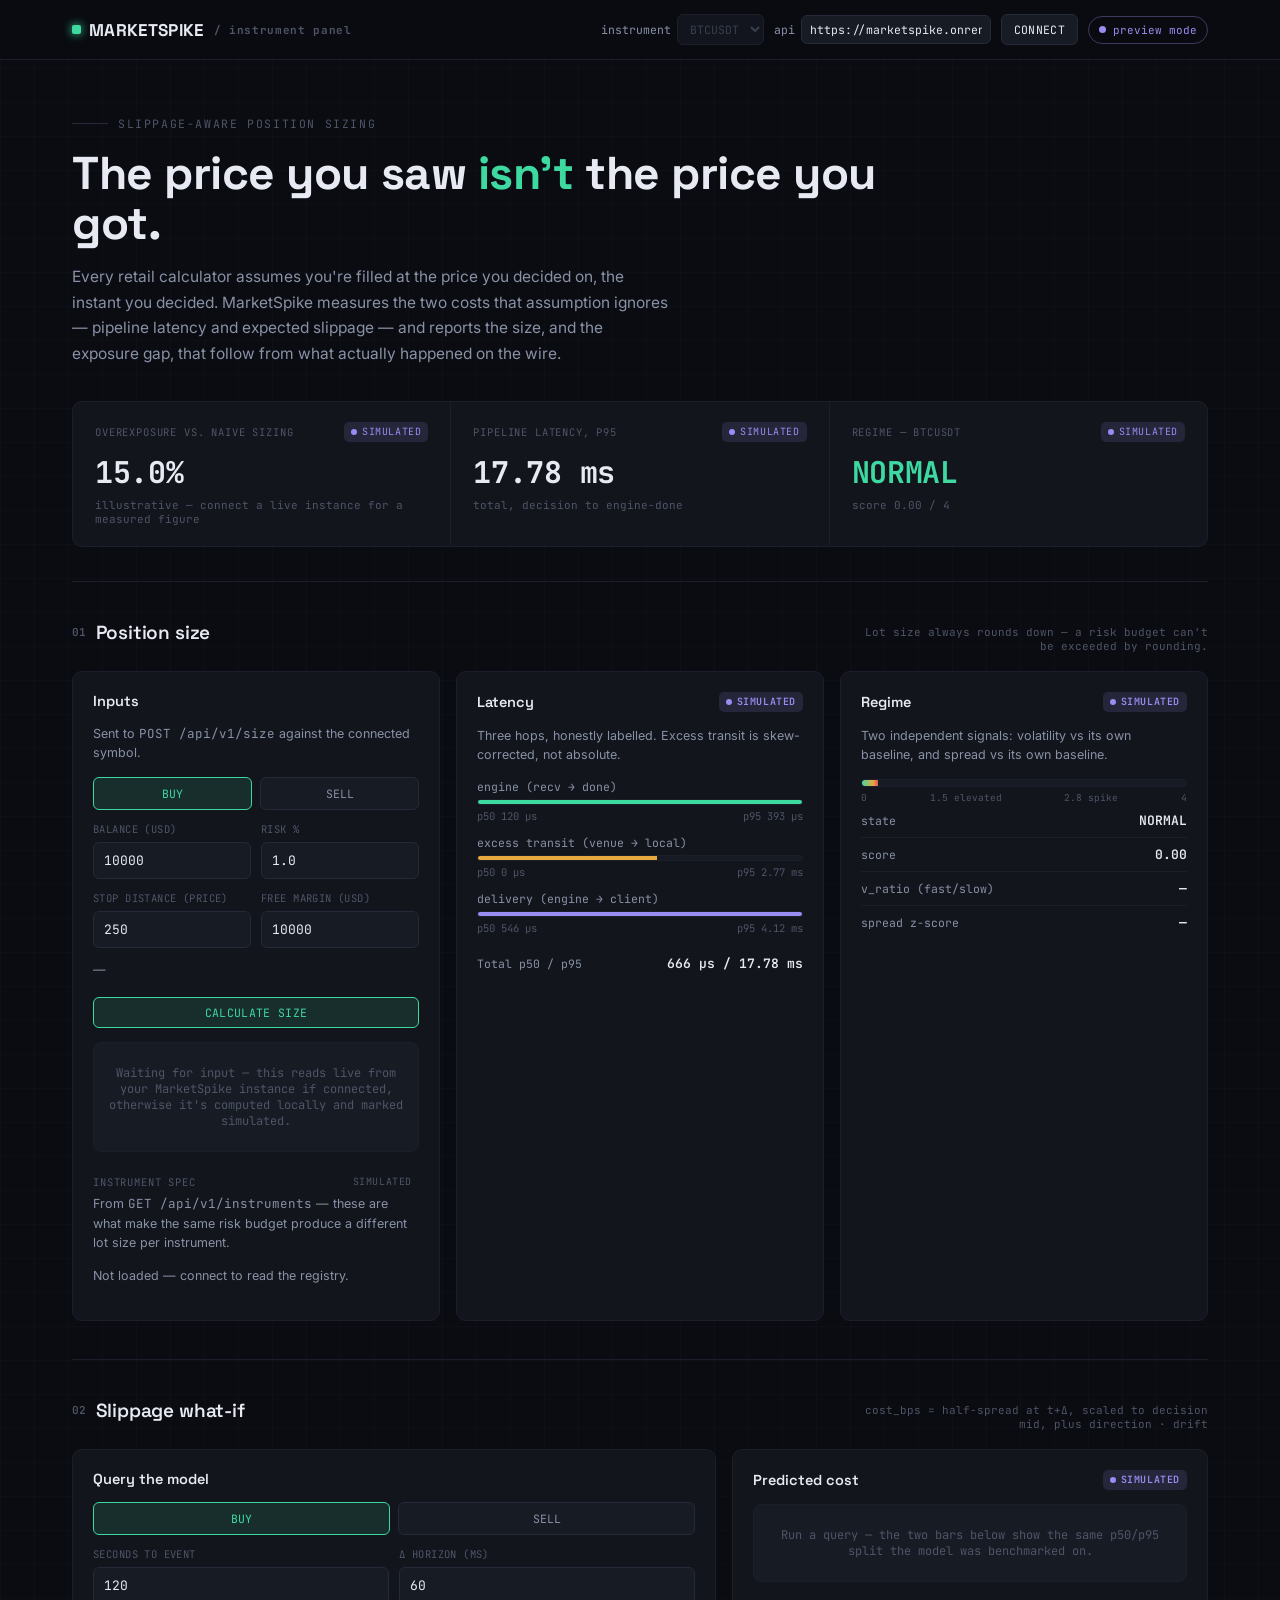
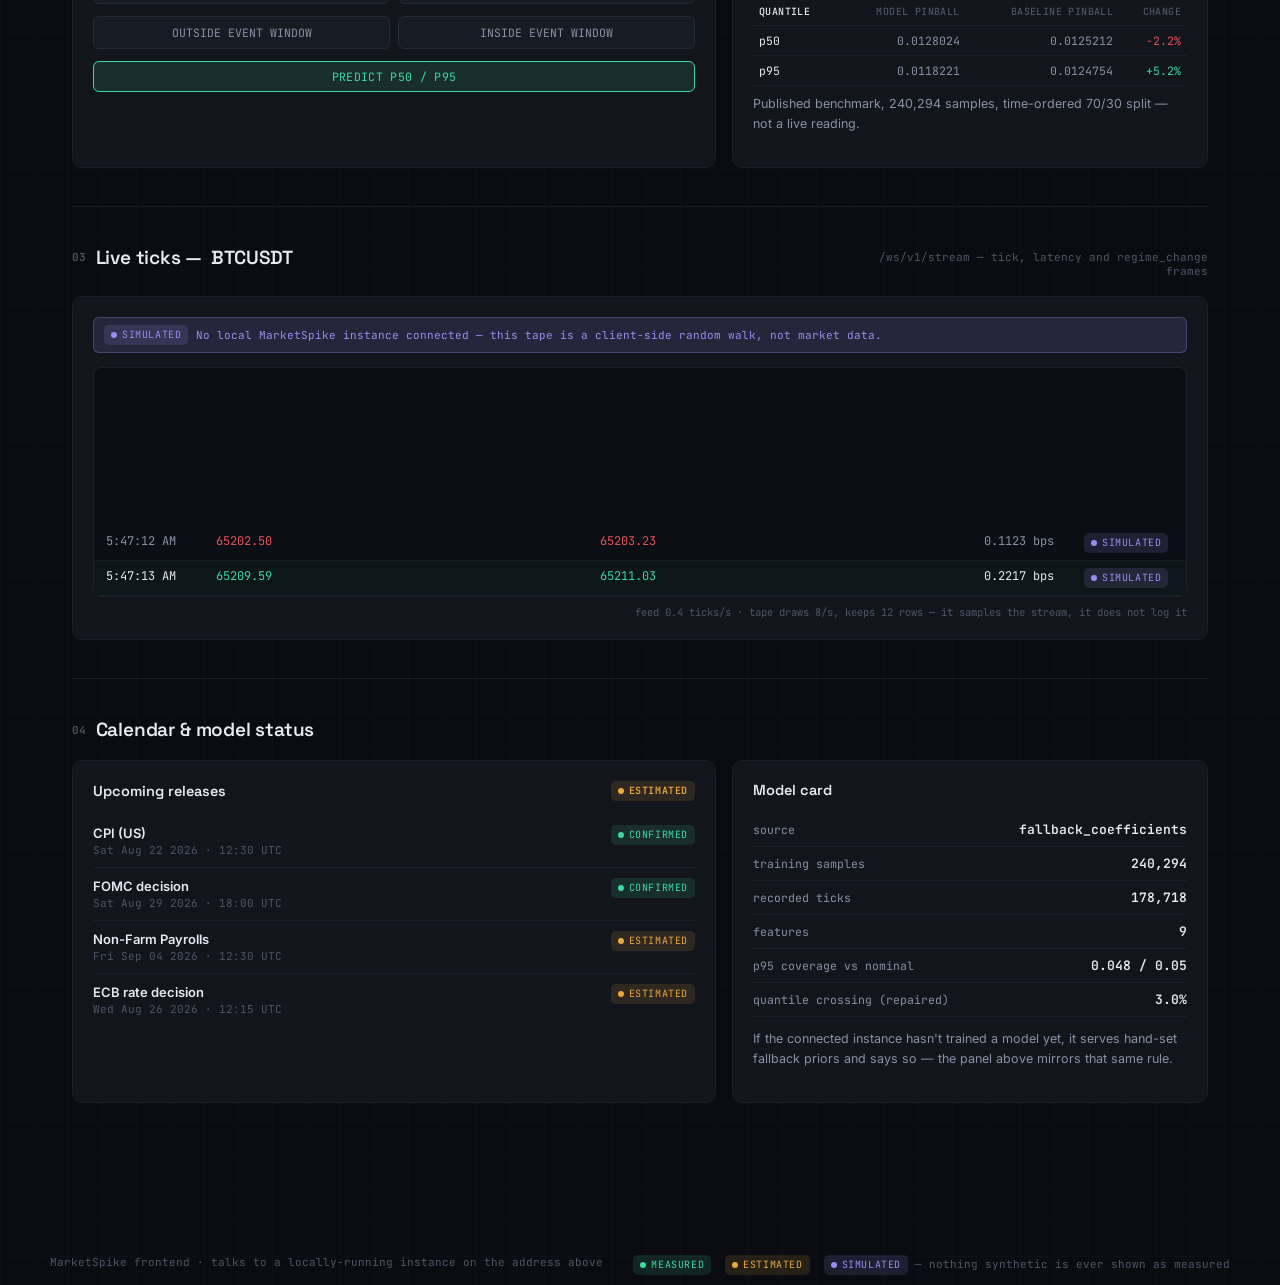
<file: index.html>
<!DOCTYPE html>
<html lang="en">
<head>
<meta charset="UTF-8" />
<meta name="viewport" content="width=device-width, initial-scale=1.0" />
<title>MarketSpike — instrument panel</title>
<link rel="preconnect" href="https://fonts.googleapis.com">
<link href="https://fonts.googleapis.com/css2?family=Space+Grotesk:wght@400;500;600;700&family=JetBrains+Mono:wght@400;500;600;700&family=Inter:wght@400;500;600&display=swap" rel="stylesheet">
<style>
  :root{
    --bg:#0A0C11;
    --bg-2:#0D1016;
    --surface:#12151C;
    --surface-2:#171B24;
    --border:#242A38;
    --border-soft:#1A1F2B;
    --text:#E7EAF2;
    --text-dim:#8991A6;
    --text-faint:#4E5567;

    --measured:#3ED9A0;
    --measured-dim:rgba(62,217,160,0.13);
    --estimated:#E8A83D;
    --estimated-dim:rgba(232,168,61,0.13);
    --simulated:#9B8CF2;
    --simulated-dim:rgba(155,140,242,0.14);
    --spike:#E5525A;
    --spike-dim:rgba(229,82,90,0.14);

    --font-display:'Space Grotesk',sans-serif;
    --font-mono:'JetBrains Mono',monospace;
    --font-body:'Inter',sans-serif;

    --radius:10px;
  }

  *{box-sizing:border-box;}
  html,body{margin:0;padding:0;}
  body{
    background:
      linear-gradient(var(--bg-2) 1px, transparent 1px) 0 0/100% 34px,
      linear-gradient(90deg, var(--bg-2) 1px, transparent 1px) 0 0/34px 100%,
      var(--bg);
    background-blend-mode:normal;
    color:var(--text);
    font-family:var(--font-body);
    -webkit-font-smoothing:antialiased;
    min-height:100vh;
  }
  ::selection{background:var(--measured-dim); color:var(--measured);}

  a{color:var(--measured); text-decoration:none;}
  a:hover{text-decoration:underline;}

  .wrap{max-width:1180px; margin:0 auto; padding:0 22px 80px;}

  /* ---------- topbar ---------- */
  .topbar{
    position:sticky; top:0; z-index:40;
    background:rgba(10,12,17,0.86);
    backdrop-filter:blur(10px);
    border-bottom:1px solid var(--border-soft);
  }
  .topbar-inner{
    max-width:1180px; margin:0 auto; padding:14px 22px;
    display:flex; align-items:center; gap:18px; flex-wrap:wrap;
  }
  .brand{
    font-family:var(--font-display); font-weight:700; font-size:17px;
    letter-spacing:0.02em; display:flex; align-items:center; gap:8px;
  }
  .brand .mark{
    width:9px; height:9px; border-radius:2px; background:var(--measured);
    box-shadow:0 0 10px var(--measured);
  }
  .brand-sub{font-family:var(--font-mono); font-size:11px; color:var(--text-faint); letter-spacing:0.06em; margin-left:2px;}

  .topbar-controls{margin-left:auto; display:flex; align-items:center; gap:10px; flex-wrap:wrap;}
  .field-inline{display:flex; align-items:center; gap:6px; font-family:var(--font-mono); font-size:11.5px; color:var(--text-dim);}
  .field-inline input{
    background:var(--surface-2); border:1px solid var(--border); color:var(--text);
    font-family:var(--font-mono); font-size:11.5px; padding:6px 8px; border-radius:6px; width:190px;
  }
  .field-inline select{
    background:var(--surface-2); border:1px solid var(--border); color:var(--text);
    font-family:var(--font-mono); font-size:11.5px; padding:6px 8px; border-radius:6px; cursor:pointer;
  }
  .field-inline select:disabled{color:var(--text-faint); cursor:default;}
  .field-inline input:focus, .field-inline select:focus{outline:1px solid var(--measured); outline-offset:0;}
  .btn{
    font-family:var(--font-mono); font-size:11.5px; letter-spacing:0.03em; text-transform:uppercase;
    background:var(--surface-2); color:var(--text); border:1px solid var(--border);
    padding:7px 12px; border-radius:6px; cursor:pointer; transition:border-color .15s, color .15s;
  }
  .btn:hover{border-color:var(--measured); color:var(--measured);}
  .btn:focus-visible{outline:2px solid var(--measured); outline-offset:2px;}
  .btn-primary{background:var(--measured-dim); border-color:var(--measured); color:var(--measured);}
  .btn-primary:hover{background:var(--measured); color:#06110C;}

  .status-chip{
    display:flex; align-items:center; gap:7px; font-family:var(--font-mono); font-size:11px;
    padding:6px 10px; border-radius:20px; border:1px solid var(--border); color:var(--text-dim);
  }
  .status-dot{width:7px; height:7px; border-radius:50%; background:var(--text-faint);}
  .status-chip.live .status-dot{background:var(--measured); box-shadow:0 0 8px var(--measured); animation:pulse 1.6s infinite;}
  .status-chip.live{color:var(--measured); border-color:rgba(62,217,160,0.35);}
  .status-chip.preview .status-dot{background:var(--simulated);}
  .status-chip.preview{color:var(--simulated); border-color:rgba(155,140,242,0.35);}

  @keyframes pulse{
    0%,100%{opacity:1;} 50%{opacity:0.35;}
  }
  @media (prefers-reduced-motion: reduce){
    .status-chip.live .status-dot{animation:none;}
    *{animation-duration:0.001ms !important; transition-duration:0.001ms !important;}
  }

  /* ---------- badges (source of truth) ---------- */
  .badge{
    display:inline-flex; align-items:center; gap:5px;
    font-family:var(--font-mono); font-size:10px; letter-spacing:0.06em; text-transform:uppercase;
    padding:3px 7px; border-radius:5px; white-space:nowrap; line-height:1.4;
  }
  .badge::before{content:''; width:6px; height:6px; border-radius:50%; flex:none;}
  .badge-measured{background:var(--measured-dim); color:var(--measured);}
  .badge-measured::before{background:var(--measured);}
  .badge-estimated{background:var(--estimated-dim); color:var(--estimated);}
  .badge-estimated::before{background:var(--estimated);}
  .badge-simulated{background:var(--simulated-dim); color:var(--simulated);}
  .badge-simulated::before{background:var(--simulated);}
  .badge-spike{background:var(--spike-dim); color:var(--spike);}
  .badge-spike::before{background:var(--spike);}

  /* ---------- hero ---------- */
  .hero{padding:56px 0 34px; border-bottom:1px solid var(--border-soft);}
  .eyebrow{
    font-family:var(--font-mono); font-size:11.5px; letter-spacing:0.14em; text-transform:uppercase;
    color:var(--text-faint); display:flex; align-items:center; gap:10px; margin-bottom:18px;
  }
  .eyebrow-line{height:1px; width:36px; background:var(--border);}
  .hero h1{
    font-family:var(--font-display); font-weight:700; font-size:clamp(28px,4.4vw,46px);
    line-height:1.08; letter-spacing:-0.01em; margin:0 0 16px; max-width:820px;
  }
  .hero h1 em{font-style:normal; color:var(--measured);}
  .hero p.lede{
    font-size:15.5px; line-height:1.65; color:var(--text-dim); max-width:600px; margin:0 0 34px;
  }

  .stat-row{display:grid; grid-template-columns:repeat(3,1fr); gap:1px; background:var(--border-soft); border:1px solid var(--border-soft); border-radius:var(--radius); overflow:hidden;}
  .stat{background:var(--surface); padding:20px 22px;}
  .stat-label{font-family:var(--font-mono); font-size:10.5px; letter-spacing:0.08em; text-transform:uppercase; color:var(--text-faint); margin-bottom:10px; display:flex; justify-content:space-between; align-items:center; gap:8px;}
  .stat-value{font-family:var(--font-mono); font-weight:700; font-size:30px; letter-spacing:-0.01em;}
  .stat-value.regime-NORMAL{color:var(--measured);}
  .stat-value.regime-ELEVATED{color:var(--estimated);}
  .stat-value.regime-SPIKE{color:var(--spike);}
  .stat-sub{font-family:var(--font-mono); font-size:11px; color:var(--text-faint); margin-top:6px;}

  @media (max-width:760px){ .stat-row{grid-template-columns:1fr;} }

  /* ---------- sections / panels ---------- */
  section.section{padding:38px 0; border-bottom:1px solid var(--border-soft);}
  .section-head{display:flex; align-items:baseline; justify-content:space-between; margin-bottom:18px; gap:14px; flex-wrap:wrap;}
  .section-title{font-family:var(--font-display); font-weight:600; font-size:19px; letter-spacing:-0.01em; display:flex; align-items:center; gap:10px;}
  .section-num{font-family:var(--font-mono); font-size:11px; color:var(--text-faint);}
  .section-note{font-family:var(--font-mono); font-size:11px; color:var(--text-faint); max-width:360px; text-align:right;}

  .grid-3{display:grid; grid-template-columns:repeat(3,1fr); gap:16px;}
  .grid-2{display:grid; grid-template-columns:1.15fr 0.85fr; gap:16px;}
  @media (max-width:880px){ .grid-3{grid-template-columns:1fr;} .grid-2{grid-template-columns:1fr;} }

  .panel{
    background:var(--surface); border:1px solid var(--border-soft); border-radius:var(--radius);
    padding:20px;
  }
  .panel h3{
    font-family:var(--font-display); font-size:14.5px; font-weight:600; margin:0 0 14px;
    display:flex; align-items:center; justify-content:space-between; gap:8px;
  }
  .panel p.hint{font-size:12.5px; color:var(--text-dim); line-height:1.55; margin:0 0 14px;}

  label.f{display:block; font-family:var(--font-mono); font-size:10.5px; letter-spacing:0.04em; text-transform:uppercase; color:var(--text-faint); margin:0 0 6px;}
  .field{margin-bottom:12px;}
  .field input, .field select{
    width:100%; background:var(--surface-2); border:1px solid var(--border); color:var(--text);
    font-family:var(--font-mono); font-size:13px; padding:9px 10px; border-radius:6px;
  }
  .field input:focus, .field select:focus{outline:1px solid var(--measured); outline-offset:0; border-color:var(--measured);}
  .field-row{display:grid; grid-template-columns:1fr 1fr; gap:10px;}
  .toggle-row{display:flex; gap:8px; margin-bottom:12px;}
  .toggle-opt{
    flex:1; text-align:center; font-family:var(--font-mono); font-size:11.5px; text-transform:uppercase;
    padding:8px 6px; border-radius:6px; border:1px solid var(--border); color:var(--text-dim); cursor:pointer;
    background:var(--surface-2);
  }
  .toggle-opt.active{border-color:var(--measured); color:var(--measured); background:var(--measured-dim);}

  .kv{display:flex; justify-content:space-between; align-items:center; padding:8px 0; border-bottom:1px solid var(--border-soft); gap:10px;}
  .kv:last-child{border-bottom:none;}
  .kv-k{font-family:var(--font-mono); font-size:11.5px; color:var(--text-dim);}
  .kv-v{font-family:var(--font-mono); font-size:13px; font-weight:600; text-align:right;}

  .result-box{margin-top:14px; background:var(--surface-2); border:1px solid var(--border-soft); border-radius:8px; padding:14px 16px;}
  .result-box.empty{color:var(--text-faint); font-family:var(--font-mono); font-size:12px; text-align:center; padding:22px 10px;}

  .bignum{font-family:var(--font-mono); font-weight:700; font-size:26px; color:var(--measured); letter-spacing:-0.01em;}
  .bignum.warn{color:var(--estimated);}

  pre.raw{
    background:#0B0E14; border:1px solid var(--border-soft); border-radius:6px; padding:10px 12px;
    font-family:var(--font-mono); font-size:11px; color:var(--text-dim); overflow-x:auto; margin:10px 0 0;
    max-height:180px;
  }

  /* regime gauge */
  .gauge-track{height:8px; background:var(--surface-2); border-radius:4px; overflow:hidden; border:1px solid var(--border-soft); margin:10px 0 4px;}
  .gauge-fill{height:100%; background:linear-gradient(90deg, var(--measured), var(--estimated) 70%, var(--spike)); transition:width .5s ease;}
  .gauge-labels{display:flex; justify-content:space-between; font-family:var(--font-mono); font-size:9.5px; color:var(--text-faint);}

  /* latency bars */
  .lat-row{margin-bottom:12px;}
  .lat-row .kv-k{margin-bottom:5px; display:block;}
  .lat-bar-track{height:6px; background:var(--surface-2); border-radius:3px; overflow:hidden; border:1px solid var(--border-soft); display:flex; margin-bottom:4px;}
  .lat-bar{height:100%;}
  .lat-nums{display:flex; justify-content:space-between; font-family:var(--font-mono); font-size:10.5px; color:var(--text-faint);}

  /* ticker */
  .ticker-banner{
    display:flex; align-items:center; gap:8px; font-family:var(--font-mono); font-size:11px;
    color:var(--simulated); background:var(--simulated-dim); border:1px solid rgba(155,140,242,0.3);
    padding:7px 10px; border-radius:6px; margin-bottom:14px;
  }
  .ticker-strip{
    display:flex; flex-direction:column-reverse; gap:0; height:230px; overflow:hidden;
    border:1px solid var(--border-soft); border-radius:8px; background:#0B0E14;
    font-family:var(--font-mono); font-size:12px;
    /* Every new tick is inserted at the strip's start edge, which reflows and
       repaints every row it holds. `contain` scopes that work to this box so it
       cannot ripple out into the page below -- the tape sits directly above the
       footer, and without this the whole bottom of the page judders on each
       tick. `overflow-anchor:none` keeps the browser's scroll anchoring from
       trying to compensate for content it can never bring into view. */
    contain:content; overflow-anchor:none;
  }
  .tick-rate{font-family:var(--font-mono); font-size:10.5px; color:var(--text-faint); margin:8px 0 0; text-align:right;}
  .tick-row{
    display:grid; grid-template-columns:100px 1fr 1fr 90px 90px; gap:10px; padding:7px 12px;
    border-bottom:1px solid var(--border-soft); color:var(--text-dim);
  }
  .tick-row:first-child{color:var(--text); background:rgba(62,217,160,0.04);}
  .tick-row .up{color:var(--measured);}
  .tick-row .down{color:var(--spike);}

  /* calendar */
  .cal-item{padding:10px 0; border-bottom:1px solid var(--border-soft); display:flex; justify-content:space-between; align-items:flex-start; gap:10px;}
  .cal-item:last-child{border-bottom:none;}
  .cal-name{font-size:13px; font-weight:600;}
  .cal-when{font-family:var(--font-mono); font-size:11px; color:var(--text-faint); margin-top:2px;}

  /* model card */
  .bench-table{width:100%; border-collapse:collapse; font-family:var(--font-mono); font-size:11.5px; margin-top:6px;}
  .bench-table th, .bench-table td{text-align:right; padding:7px 6px; border-bottom:1px solid var(--border-soft); color:var(--text-dim);}
  .bench-table th:first-child, .bench-table td:first-child{text-align:left; color:var(--text);}
  .bench-table th{color:var(--text-faint); font-weight:500; text-transform:uppercase; font-size:10px; letter-spacing:0.04em;}
  .bench-table td.pos{color:var(--measured);}
  .bench-table td.neg{color:var(--spike);}

  footer{padding:34px 0 10px; font-family:var(--font-mono); font-size:11px; color:var(--text-faint); display:flex; justify-content:space-between; flex-wrap:wrap; gap:10px;}
</style>
</head>
<body>

<div class="topbar">
  <div class="topbar-inner">
    <div class="brand"><span class="mark"></span>MARKETSPIKE<span class="brand-sub">/ instrument panel</span></div>
    <div class="topbar-controls">
      <div class="field-inline">
        <span>instrument</span>
        <select id="symbolSelect" disabled><option value="BTCUSDT">BTCUSDT</option></select>
      </div>
      <div class="field-inline">
        <span>api</span>
        <input id="apiBaseInput" type="text" value="https://marketspike.onrender.com" spellcheck="false" />
      </div>
      <button class="btn" id="connectBtn">Connect</button>
      <div class="status-chip preview" id="statusChip"><span class="status-dot"></span><span id="statusText">preview mode</span></div>
    </div>
  </div>
</div>

<div class="wrap">

  <section class="hero">
    <div class="eyebrow"><span class="eyebrow-line"></span>SLIPPAGE-AWARE POSITION SIZING</div>
    <h1>The price you saw <em>isn't</em> the price you got.</h1>
    <p class="lede">
      Every retail calculator assumes you're filled at the price you decided on, the instant you decided.
      MarketSpike measures the two costs that assumption ignores &mdash; pipeline latency and expected slippage &mdash;
      and reports the size, and the exposure gap, that follow from what actually happened on the wire.
    </p>

    <div class="stat-row">
      <div class="stat">
        <div class="stat-label"><span>Overexposure vs. naive sizing</span><span class="badge" id="badgeOverexp">simulated</span></div>
        <div class="stat-value" id="statOverexp">&mdash;</div>
        <div class="stat-sub" id="statOverexpSub">how much more risk a spread-only calculator would hand you</div>
      </div>
      <div class="stat">
        <div class="stat-label"><span>Pipeline latency, p95</span><span class="badge" id="badgeLatHero">simulated</span></div>
        <div class="stat-value" id="statLatHero">&mdash;</div>
        <div class="stat-sub" id="statLatHeroSub">total, decision to engine-done</div>
      </div>
      <div class="stat">
        <div class="stat-label"><span>Regime — <span id="statSymbol">BTCUSDT</span></span><span class="badge" id="badgeRegimeHero">simulated</span></div>
        <div class="stat-value regime-NORMAL" id="statRegimeHero">NORMAL</div>
        <div class="stat-sub" id="statRegimeHeroSub">score 0.00 / 4</div>
      </div>
    </div>
  </section>

  <!-- ================= CALCULATE ================= -->
  <section class="section">
    <div class="section-head">
      <div class="section-title"><span class="section-num">01</span>Position size</div>
      <div class="section-note">Lot size always rounds down — a risk budget can't be exceeded by rounding.</div>
    </div>
    <div class="grid-3">

      <div class="panel">
        <h3>Inputs</h3>
        <p class="hint">Sent to <code style="font-family:var(--font-mono)">POST /api/v1/size</code> against the connected symbol.</p>
        <div class="toggle-row" id="sizeDirToggle">
          <div class="toggle-opt active" data-dir="buy">Buy</div>
          <div class="toggle-opt" data-dir="sell">Sell</div>
        </div>
        <div class="field-row">
          <div class="field"><label class="f">Balance (<span class="acct-ccy">USD</span>)</label><input id="inBalance" type="number" value="10000" step="1"></div>
          <div class="field"><label class="f">Risk %</label><input id="inRisk" type="number" value="1.0" step="0.1"></div>
        </div>
        <div class="field-row">
          <div class="field"><label class="f">Stop distance (price)</label><input id="inStop" type="number" value="250" step="1"></div>
          <div class="field"><label class="f">Free margin (<span class="acct-ccy">USD</span>)</label><input id="inMargin" type="number" value="10000" step="1"></div>
        </div>
        <p class="hint" id="stopHint">&mdash;</p>
        <button class="btn btn-primary" id="calcSizeBtn" style="width:100%; margin-top:4px;">Calculate size</button>
        <div class="result-box empty" id="sizeResult">Waiting for input — this reads live from your MarketSpike instance if connected, otherwise it's computed locally and marked simulated.</div>
        <div class="stat-label" style="margin:20px 0 2px;"><span>Instrument spec</span><span class="badge" id="badgeSpec">simulated</span></div>
        <p class="hint" style="margin-top:0;">From <code style="font-family:var(--font-mono)">GET /api/v1/instruments</code> &mdash; these are what make the same risk budget produce a different lot size per instrument.</p>
        <div id="instrumentSpec"></div>
      </div>

      <div class="panel">
        <h3>Latency <span class="badge badge-simulated" id="badgeLatPanel">simulated</span></h3>
        <p class="hint">Three hops, honestly labelled. Excess transit is skew-corrected, not absolute.</p>
        <div id="latencyBody">
          <div class="lat-row">
            <div class="kv-k">engine (recv &rarr; done)</div>
            <div class="lat-bar-track"><div class="lat-bar" id="latBar1" style="width:5%; background:var(--measured);"></div></div>
            <div class="lat-nums"><span id="latP50-1">&mdash;</span><span id="latP95-1">&mdash;</span></div>
          </div>
          <div class="lat-row">
            <div class="kv-k">excess transit (venue &rarr; local)</div>
            <div class="lat-bar-track"><div class="lat-bar" id="latBar2" style="width:5%; background:var(--estimated);"></div></div>
            <div class="lat-nums"><span id="latP50-2">&mdash;</span><span id="latP95-2">&mdash;</span></div>
          </div>
          <div class="lat-row">
            <div class="kv-k">delivery (engine &rarr; client)</div>
            <div class="lat-bar-track"><div class="lat-bar" id="latBar3" style="width:5%; background:var(--simulated);"></div></div>
            <div class="lat-nums"><span id="latP50-3">&mdash;</span><span id="latP95-3">&mdash;</span></div>
          </div>
        </div>
        <div class="kv"><div class="kv-k">Total p50 / p95</div><div class="kv-v" id="latTotal">&mdash;</div></div>
      </div>

      <div class="panel">
        <h3>Regime <span class="badge badge-simulated" id="badgeRegimePanel">simulated</span></h3>
        <p class="hint" id="regimeTrigger">Two independent signals: volatility vs its own baseline, and spread vs its own baseline.</p>
        <div class="gauge-track"><div class="gauge-fill" id="regimeGauge" style="width:5%;"></div></div>
        <div class="gauge-labels"><span>0</span><span>1.5 elevated</span><span>2.8 spike</span><span>4</span></div>
        <div class="kv"><div class="kv-k">state</div><div class="kv-v" id="regimeState">NORMAL</div></div>
        <div class="kv"><div class="kv-k">score</div><div class="kv-v" id="regimeScore">0.00</div></div>
        <div class="kv"><div class="kv-k">v_ratio (fast/slow)</div><div class="kv-v" id="regimeVratio">&mdash;</div></div>
        <div class="kv"><div class="kv-k">spread z-score</div><div class="kv-v" id="regimeZ">&mdash;</div></div>
      </div>

    </div>
  </section>

  <!-- ================= SLIPPAGE ================= -->
  <section class="section">
    <div class="section-head">
      <div class="section-title"><span class="section-num">02</span>Slippage what-if</div>
      <div class="section-note">cost_bps = half-spread at t+&Delta;, scaled to decision mid, plus direction &middot; drift</div>
    </div>
    <div class="grid-2">
      <div class="panel">
        <h3>Query the model</h3>
        <div class="toggle-row" id="dirToggle">
          <div class="toggle-opt active" data-dir="buy">Buy</div>
          <div class="toggle-opt" data-dir="sell">Sell</div>
        </div>
        <div class="field-row">
          <div class="field"><label class="f">Seconds to event</label><input id="inSecsToEvent" type="number" value="120" step="1"></div>
          <div class="field"><label class="f">Δ horizon (ms)</label><input id="inDelta" type="number" value="60" step="10"></div>
        </div>
        <div class="toggle-row" id="eventToggle">
          <div class="toggle-opt" data-ev="0">Outside event window</div>
          <div class="toggle-opt" data-ev="1">Inside event window</div>
        </div>
        <button class="btn btn-primary" id="predictBtn" style="width:100%;">Predict p50 / p95</button>
        <pre class="raw" id="predictRaw" style="display:none;"></pre>
      </div>
      <div class="panel">
        <h3>Predicted cost <span class="badge badge-simulated" id="badgePredict">simulated</span></h3>
        <div class="result-box empty" id="predictEmpty">Run a query — the two bars below show the same p50/p95 split the model was benchmarked on.</div>
        <div id="predictBars" style="display:none;">
          <div class="lat-row">
            <div class="kv-k">p50 &mdash; typical fill, lands on half-spread</div>
            <div class="lat-bar-track"><div class="lat-bar" id="predBar50" style="width:2%; background:var(--measured);"></div></div>
            <div class="lat-nums"><span id="predVal50">&mdash;</span><span></span></div>
          </div>
          <div class="lat-row">
            <div class="kv-k">p95 &mdash; the tail that costs you</div>
            <div class="lat-bar-track"><div class="lat-bar" id="predBar95" style="width:2%; background:var(--spike);"></div></div>
            <div class="lat-nums"><span id="predVal95">&mdash;</span><span></span></div>
          </div>
        </div>
        <table class="bench-table" style="margin-top:16px;">
          <thead><tr><th>Quantile</th><th>Model pinball</th><th>Baseline pinball</th><th>Change</th></tr></thead>
          <tbody>
            <tr><td>p50</td><td>0.0128024</td><td>0.0125212</td><td class="neg">&minus;2.2%</td></tr>
            <tr><td>p95</td><td>0.0118221</td><td>0.0124754</td><td class="pos">+5.2%</td></tr>
          </tbody>
        </table>
        <p class="hint" style="margin-top:8px;">Published benchmark, 240,294 samples, time-ordered 70/30 split — not a live reading.</p>
      </div>
    </div>
  </section>

  <!-- ================= LIVE FEED ================= -->
  <section class="section">
    <div class="section-head">
      <div class="section-title"><span class="section-num">03</span>Live ticks — <span id="tickSymbol">BTCUSDT</span></div>
      <div class="section-note">/ws/v1/stream &mdash; tick, latency and regime_change frames</div>
    </div>
    <div class="panel">
      <div class="ticker-banner" id="tickerBanner">
        <span class="badge badge-simulated">simulated</span>
        <span>No local MarketSpike instance connected — this tape is a client-side random walk, not market data.</span>
      </div>
      <div class="ticker-strip" id="tickerStrip"></div>
      <p class="tick-rate" id="tickRate">feed &mdash; &middot; tape samples the stream, it does not log it</p>
    </div>
  </section>

  <!-- ================= CALENDAR + MODEL ================= -->
  <section class="section" style="border-bottom:none;">
    <div class="section-head">
      <div class="section-title"><span class="section-num">04</span>Calendar &amp; model status</div>
    </div>
    <div class="grid-2">
      <div class="panel">
        <h3>Upcoming releases <span class="badge badge-estimated" id="badgeCal">estimated</span></h3>
        <div id="calList"></div>
      </div>
      <div class="panel">
        <h3>Model card</h3>
        <div class="kv"><div class="kv-k">source</div><div class="kv-v" id="mcSource">fallback_coefficients</div></div>
        <div class="kv"><div class="kv-k">training samples</div><div class="kv-v">240,294</div></div>
        <div class="kv"><div class="kv-k">recorded ticks</div><div class="kv-v">178,718</div></div>
        <div class="kv"><div class="kv-k">features</div><div class="kv-v">9</div></div>
        <div class="kv"><div class="kv-k">p95 coverage vs nominal</div><div class="kv-v">0.048 / 0.05</div></div>
        <div class="kv"><div class="kv-k">quantile crossing (repaired)</div><div class="kv-v">3.0%</div></div>
        <p class="hint" style="margin-top:12px;">If the connected instance hasn't trained a model yet, it serves hand-set fallback priors and says so &mdash; the panel above mirrors that same rule.</p>
      </div>
    </div>
  </section>

</div>

<footer>
  <div class="wrap" style="display:flex; justify-content:space-between; width:100%; flex-wrap:wrap; gap:10px; padding:0;">
    <span>MarketSpike frontend &middot; talks to a locally-running instance on the address above</span>
    <span><span class="badge badge-measured">measured</span> &nbsp;<span class="badge badge-estimated">estimated</span> &nbsp;<span class="badge badge-simulated">simulated</span> &mdash; nothing synthetic is ever shown as measured</span>
  </div>
</footer>

<script>
(function(){
  "use strict";

  const $ = (id) => document.getElementById(id);
  const DEFAULT_SYMBOL = "BTCUSDT";

  let state = {
    apiBase: "https://marketspike.onrender.com",
    live: false,
    ws: null,
    pollTimer: null,
    previewTimer: null,
    direction: "buy",
    // Which instrument every symbol-scoped call is about. This was a hardcoded
    // const, so the panel could only ever describe BTCUSDT -- even though the
    // backend sizes six instruments, and their specs are exactly what make one
    // risk budget come out as a different lot size per instrument.
    symbol: DEFAULT_SYMBOL,
    instruments: {},
    accountCcy: "USD",
    eventWindow: 0,
    lastMid: 65210.5,
    regime: { state: "NORMAL", score: 0.3, v: 0.9, z: 0.4 }
  };

  function setBadge(el, kind){
    if(!el) return;
    el.className = "badge badge-" + kind;
    el.textContent = kind;
  }

  // Money comes back in minor units of the *account* currency, which the API
  // echoes as inputs_echo.account_ccy -- so read the sign off the response
  // rather than assuming a dollar. Lot sizing is driven by the instrument's
  // quote_ccy instead, which can differ: BTCUSDT quotes in USDT, USDJPY in JPY.
  const CCY_SIGN = {USD:"$", EUR:"\u20AC", GBP:"\u00A3", JPY:"\u00A5"};
  function fmtMoney(n, ccy){
    const ccyCode = ccy || state.accountCcy;
    // Money always shows both minor digits: "$100" for a risk budget reads like
    // a rounded figure, "$100.00" reads like an amount.
    const amount = Number(n).toLocaleString(undefined,
      {minimumFractionDigits:2, maximumFractionDigits:2});
    return CCY_SIGN[ccyCode] ? CCY_SIGN[ccyCode] + amount : amount + " " + ccyCode;
  }
  function fmtUsd(n){ return fmtMoney(n, state.accountCcy); }
  function fmtUs(n){
    if(n == null) return "—";
    if(n >= 1000) return (n/1000).toFixed(2) + " ms";
    return Math.round(n) + " µs";
  }
  function fmtBps(n){ return Number(n).toFixed(5) + " bps"; }
  function clampPct(n, max){ return Math.max(2, Math.min(100, (n/max)*100)); }

  // ---------------- networking ----------------
  async function fetchJSON(path, opts, timeoutMs){
    timeoutMs = timeoutMs || 2500;
    const ctrl = new AbortController();
    const t = setTimeout(()=>ctrl.abort(), timeoutMs);
    try{
      const res = await fetch(state.apiBase + path, Object.assign({signal: ctrl.signal}, opts||{}));
      clearTimeout(t);
      if(!res.ok) throw new Error("HTTP " + res.status);
      return await res.json();
    } catch(e){
      clearTimeout(t);
      throw e;
    }
  }

  async function tryConnect(){
    $("statusText").textContent = "connecting…";
    state.apiBase = $("apiBaseInput").value.replace(/\/+$/,"");
    try {
      await fetchJSON("/api/v1/health", {}, 2500);
      goLive();
    } catch(e){
      goPreview();
    }
  }

  function goLive(){
    state.live = true;
    const chip = $("statusChip");
    chip.className = "status-chip live";
    $("statusText").textContent = "live — " + state.apiBase;
    stopPreview();
    ["badgeOverexp","badgeLatHero","badgeRegimeHero","badgeLatPanel","badgeRegimePanel","badgeCal","badgePredict"]
      .forEach(id => setBadge($(id), "measured"));
    document.getElementById("tickerBanner").style.display = "none";

    loadInstruments();
    pollAll();
    if(state.pollTimer) clearInterval(state.pollTimer);
    state.pollTimer = setInterval(pollAll, 5000);
    connectWS();
  }

  function goPreview(){
    state.live = false;
    const chip = $("statusChip");
    chip.className = "status-chip preview";
    $("statusText").textContent = "preview mode";
    if(state.ws){ try{ state.ws.close(); }catch(e){} state.ws = null; }
    if(state.pollTimer) clearInterval(state.pollTimer);
    document.getElementById("tickerBanner").style.display = "flex";
    ["badgeOverexp","badgeLatHero","badgeRegimeHero","badgeLatPanel","badgeRegimePanel","badgePredict"]
      .forEach(id => setBadge($(id), "simulated"));
    setBadge($("badgeCal"), "estimated");
    startPreview();
  }

  // ---------------- instrument registry ----------------
  async function loadInstruments(){
    let specs;
    try{
      const res = await fetchJSON("/api/v1/instruments");
      specs = res.instruments || [];
    }catch(e){ return; }
    if(!specs.length) return;

    state.instruments = {};
    specs.forEach(spec => { state.instruments[spec.symbol] = spec; });

    // The registry lists every instrument the backend can size. MS_SYMBOLS
    // decides which have a feed attached, and that changes what the numbers
    // mean rather than whether they exist: an unfed symbol still sizes, but off
    // fallback coefficients with stale_quote set and no regime. So it stays
    // selectable, labelled, and the result box reports the degradation.
    let feeds = {};
    try{
      const health = await fetchJSON("/api/v1/health");
      feeds = health.feeds || {};
    }catch(e){}

    const sel = $("symbolSelect");
    sel.innerHTML = "";
    specs.forEach(spec => {
      const opt = document.createElement("option");
      opt.value = spec.symbol;
      opt.textContent = spec.symbol + " \u00b7 " + spec.quote_ccy +
        (feeds[spec.symbol] ? "" : " (no feed)");
      sel.appendChild(opt);
    });
    if(!state.instruments[state.symbol]) state.symbol = specs[0].symbol;
    if(!feeds[state.symbol]){
      const fed = specs.find(spec => feeds[spec.symbol]);
      if(fed) state.symbol = fed.symbol;
    }
    sel.value = state.symbol;
    sel.disabled = false;
    setBadge($("badgeSpec"), "measured");
    applySymbol(null);
  }

  function pipsOf(priceDistance, spec){
    if(!spec || !spec.pip_size) return null;
    return priceDistance / spec.pip_size;
  }
  function lotDecimals(spec){
    if(!spec || !spec.lot_step) return 4;
    const text = String(spec.lot_step);
    const dot = text.indexOf(".");
    return dot < 0 ? 0 : text.length - dot - 1;
  }

  function applySymbol(fromSpec){
    const spec = state.instruments[state.symbol];
    $("statSymbol").textContent = state.symbol;
    $("tickSymbol").textContent = state.symbol;

    // Stop distance is in *price* units, so a bare 250 means 250 dollars on
    // BTCUSDT and 250 euros on EURUSD -- four orders of magnitude apart. Carry
    // the pip distance across an instrument change, not the raw number.
    if(fromSpec && spec){
      const pips = pipsOf(parseFloat($("inStop").value)||0, fromSpec);
      if(pips != null && isFinite(pips)){
        $("inStop").value = String(Number((pips * spec.pip_size).toPrecision(10)));
      }
    }
    if(spec) $("inStop").step = String(spec.pip_size);

    renderInstrumentSpec(spec);
    renderStopHint();
    // A tape still holding the previous instrument's prices under a new symbol
    // label would be actively misleading.
    $("tickerStrip").innerHTML = "";
    state.lastMid = null;
    subscribeWS();
    if(state.live) pollAll();
  }

  function renderStopHint(){
    const spec = state.instruments[state.symbol];
    const stop = parseFloat($("inStop").value);
    if(!spec || !isFinite(stop)){ $("stopHint").textContent = "\u2014"; return; }
    $("stopHint").textContent =
      "= " + Number(pipsOf(stop, spec).toFixed(2)).toLocaleString() + " pips \u00b7 " +
      state.symbol + " pip size " + spec.pip_size + " \u00b7 priced in " + spec.quote_ccy;
  }

  function renderInstrumentSpec(spec){
    const el = $("instrumentSpec");
    if(!spec){
      el.innerHTML = '<p class="hint">Not loaded \u2014 connect to read the registry.</p>';
      return;
    }
    const row = (k, v) =>
      '<div class="kv"><div class="kv-k">'+k+'</div><div class="kv-v">'+v+'</div></div>';
    el.innerHTML =
      row("quote currency", escapeHtml(spec.quote_ccy)) +
      row("pip size", spec.pip_size) +
      row("contract size", Number(spec.contract_size).toLocaleString()) +
      row("min lot / step", spec.min_lot + " / " + spec.lot_step) +
      row("margin rate", (spec.margin_rate*100).toFixed(2) + "%");
  }

  async function pollAll(){
    try{
      const regime = await fetchJSON("/api/v1/regime?symbol=" + state.symbol);
      applyRegime(regime, "measured");
    }catch(e){}
    try{
      const lat = await fetchJSON("/api/v1/latency/summary?symbol=" + state.symbol);
      applyLatency(lat, "measured");
    }catch(e){}
    try{
      const cal = await fetchJSON("/api/v1/calendar/upcoming?hours=72");
      applyCalendar(cal);
    }catch(e){}
    try{
      const mc = await fetchJSON("/api/v1/model/card");
      applyModelCard(mc);
    }catch(e){}
  }

  function connectWS(){
    try{
      const wsBase = state.apiBase.replace(/^http/,"ws");
      const ws = new WebSocket(wsBase + "/ws/v1/stream");
      state.ws = ws;
      ws.onmessage = (evt) => {
        let frame;
        try{ frame = JSON.parse(evt.data); }catch(e){ return; }
        handleFrame(frame);
      };
      // The stream defaults to every symbol the instance feeds. The protocol
      // has always supported narrowing it; the panel simply never asked, so a
      // multi-symbol instance interleaved instruments into one tape.
      ws.onopen = () => subscribeWS();
      ws.onerror = () => {};
      ws.onclose = () => { if(state.live){ /* leave REST polling running */ } };
    }catch(e){}
  }

  function subscribeWS(){
    if(!state.ws || state.ws.readyState !== 1) return;
    try{
      state.ws.send(JSON.stringify({type:"subscribe", symbols:[state.symbol]}));
    }catch(e){}
  }

  function handleFrame(frame){
    if(!frame || !frame.type) return;
    if(frame.type === "tick"){
      pushTick({
        time: new Date(),
        bid: frame.bid, ask: frame.ask,
        mid: frame.bid && frame.ask ? (frame.bid+frame.ask)/2 : frame.mid,
        source: frame.source || "measured"
      });
    } else if(frame.type === "regime_change"){
      applyRegime({ state: frame.state, score: frame.score, v_ratio: frame.v_ratio, spread_z: frame.spread_z, trigger: frame.trigger }, frame.source || "measured");
    } else if(frame.type === "latency"){
      applyLatency(frame, frame.source || "measured");
    }
  }

  // ---------------- render: hero + regime + latency ----------------
  function applyRegime(r, source){
    if(!r) return;
    const stateName = r.state || r.regime || "NORMAL";
    const score = (r.score != null) ? r.score : 0;
    $("regimeState").textContent = stateName;
    $("regimeScore").textContent = Number(score).toFixed(2);
    $("regimeVratio").textContent = r.v_ratio != null ? Number(r.v_ratio).toFixed(3) : "—";
    $("regimeZ").textContent = r.spread_z != null ? Number(r.spread_z).toFixed(2) : "—";
    $("regimeGauge").style.width = clampPct(score, 4) + "%";
    $("statRegimeHero").textContent = stateName;
    $("statRegimeHero").className = "stat-value regime-" + stateName;
    $("statRegimeHeroSub").textContent = "score " + Number(score).toFixed(2) + " / 4";
    if(r.trigger){ $("regimeTrigger").textContent = "Dominant signal: " + r.trigger; }
    setBadge($("badgeRegimePanel"), source);
    setBadge($("badgeRegimeHero"), source);
  }

  function applyLatency(l, source){
    if(!l) return;
    const hops = l.hops || l;
    const engine = hops.engine_us || hops.engine || {};
    const transit = hops.excess_transit_us || hops.transit || {};
    const delivery = hops.delivery_us || hops.delivery || {};
    const total = l.total || hops.total || {};

    setHop("1", engine.p50, engine.p95, 200);
    setHop("2", transit.p50, transit.p95, 5000);
    setHop("3", delivery.p50, delivery.p95, 2000);

    if(total.p50 != null || total.p95 != null){
      $("latTotal").textContent = fmtUs(total.p50) + " / " + fmtUs(total.p95);
      $("statLatHero").textContent = fmtUs(total.p95);
    }
    setBadge($("badgeLatPanel"), source);
    setBadge($("badgeLatHero"), source);
  }
  function setHop(idx, p50, p95, scaleMax){
    if(p50 == null && p95 == null) return;
    $("latP50-"+idx).textContent = "p50 " + fmtUs(p50);
    $("latP95-"+idx).textContent = "p95 " + fmtUs(p95);
    $("latBar"+idx).style.width = clampPct(p95||p50||1, scaleMax) + "%";
  }

  function applyCalendar(cal){
    const items = Array.isArray(cal) ? cal : (cal.events || cal.items || []);
    if(!items || !items.length) return;
    renderCalendar(items.map(e => ({
      name: e.name || e.event || "Release",
      when: e.time || e.scheduled_for || e.date || "",
      confidence: e.confidence || "estimated"
    })));
  }
  function renderCalendar(items){
    const el = $("calList");
    el.innerHTML = "";
    items.slice(0,6).forEach(it => {
      const div = document.createElement("div");
      div.className = "cal-item";
      div.innerHTML = '<div><div class="cal-name">'+escapeHtml(it.name)+'</div>'+
        '<div class="cal-when">'+escapeHtml(String(it.when))+'</div></div>'+
        '<span class="badge badge-'+(it.confidence==="confirmed"?"measured":"estimated")+'">'+escapeHtml(it.confidence)+'</span>';
      el.appendChild(div);
    });
  }

  function applyModelCard(mc){
    if(!mc) return;
    $("mcSource").textContent = mc.source || mc.model_source || "fallback_coefficients";
  }

  function escapeHtml(s){
    return String(s).replace(/[&<>"']/g, c => ({"&":"&amp;","<":"&lt;",">":"&gt;",'"':"&quot;","'":"&#39;"}[c]));
  }

  // ---------------- ticker tape ----------------
  //
  // This is what made the bottom of the page crackle. The strip is 230px of
  // column-reverse flex with overflow hidden, so an insert at its start edge
  // reflows and repaints every row it holds -- and it held 40, of which only
  // about 8 fit in view. One insert per frame at the feed's rate (MS_WS_MAX_HZ
  // is 20/s) meant the whole strip was rebuilt 20 times a second, directly
  // above the footer.
  //
  // Two fixes. Retain only the rows that can actually be seen, and let a single
  // timer own the DOM: producers just record the newest tick, so a 20 Hz feed
  // costs what a 1 Hz feed costs. Drawing fewer rows misreports nothing -- the
  // readout under the tape counts every frame that arrives, not the rows drawn,
  // and says so.
  const TAPE_ROWS = 12;
  const TAPE_HZ = window.matchMedia &&
    window.matchMedia("(prefers-reduced-motion: reduce)").matches ? 2 : 8;
  const RATE_WINDOW_MS = 5000;
  let pendingTick = null;
  let tapeTimer = null;
  let frameTimes = [];

  function pushTick(t){
    // Measured off every arriving frame, so the reported rate stays honest
    // however rarely the tape is allowed to redraw.
    frameTimes.push(Date.now());
    pendingTick = t;
    if(!tapeTimer) tapeTimer = setInterval(drainTape, Math.round(1000 / TAPE_HZ));
  }

  function drainTape(){
    renderTickRate();
    if(!pendingTick) return;
    const t = pendingTick;
    pendingTick = null;
    const strip = $("tickerStrip");
    strip.insertBefore(buildTickRow(t), strip.firstChild);
    while(strip.children.length > TAPE_ROWS) strip.removeChild(strip.lastChild);
  }

  function buildTickRow(t){
    const row = document.createElement("div");
    row.className = "tick-row";
    // The first tick after a symbol change has no previous mid to compare
    // against, so it is neither up nor down rather than arbitrarily "down".
    const dir = state.lastMid == null ? "" : (t.mid >= state.lastMid ? "up" : "down");
    state.lastMid = t.mid;
    // EURUSD at 2 decimals reads "1.09" for every row. Scale to the instrument.
    const digits = t.mid != null && Math.abs(t.mid) < 10 ? 5 : 2;
    const spreadBps = t.bid && t.ask ? ((t.ask - t.bid)/t.mid*10000).toFixed(4) : "—";
    row.innerHTML =
      '<span>'+t.time.toLocaleTimeString()+'</span>'+
      '<span class="'+dir+'">'+(t.bid!=null? t.bid.toFixed(digits):"—")+'</span>'+
      '<span class="'+dir+'">'+(t.ask!=null? t.ask.toFixed(digits):"—")+'</span>'+
      '<span>'+spreadBps+' bps</span>'+
      '<span><span class="badge badge-'+t.source+'">'+t.source+'</span></span>';
    return row;
  }

  function renderTickRate(){
    const cutoff = Date.now() - RATE_WINDOW_MS;
    while(frameTimes.length && frameTimes[0] < cutoff) frameTimes.shift();
    const hz = frameTimes.length / (RATE_WINDOW_MS/1000);
    $("tickRate").textContent =
      "feed " + hz.toFixed(1) + " ticks/s · tape draws " + TAPE_HZ +
      "/s, keeps " + TAPE_ROWS + " rows — it samples the stream, it does not log it";
  }

  // ---------------- preview / simulated generators ----------------
  function startPreview(){
    stopPreview();
    let price = 65210.5;
    let regime = { state:"NORMAL", score:0.4, v:0.9, z:0.3 };
    let tick = 0;

    updatePreviewLatency();
    updatePreviewCalendar();
    updatePreviewSize();
    updatePreviewPredict();

    state.previewTimer = setInterval(() => {
      tick++;
      const drift = (Math.random()-0.5) * 18;
      price = Math.max(1000, price + drift);
      const spread = 0.6 + Math.random()*0.9;
      const bid = price - spread/2, ask = price + spread/2;
      pushTick({time:new Date(), bid, ask, mid:price, source:"simulated"});

      // occasional regime wobble
      if(tick % 6 === 0){
        const r = Math.random();
        if(r < 0.06) regime = {state:"SPIKE", score:3.1+Math.random()*0.8, v:1.6+Math.random()*0.6, z:2.4+Math.random()};
        else if(r < 0.22) regime = {state:"ELEVATED", score:1.6+Math.random()*1.0, v:1.1+Math.random()*0.4, z:1.0+Math.random()*0.8};
        else regime = {state:"NORMAL", score:0.2+Math.random()*1.0, v:0.5+Math.random()*0.5, z:0.1+Math.random()*0.7};
        applyRegime({state:regime.state, score:regime.score, v_ratio:regime.v, spread_z:regime.z, trigger: regime.state==="NORMAL"?null:(Math.random()<0.5?"volatility":"spread")}, "simulated");
      }

      if(tick % 9 === 0) updatePreviewLatency();
    }, 650);
  }
  function stopPreview(){
    if(state.previewTimer){ clearInterval(state.previewTimer); state.previewTimer = null; }
  }

  function updatePreviewLatency(){
    const jitter = (base, spread) => base * (0.85 + Math.random()*0.3) + (Math.random()<0.1 ? spread*Math.random() : 0);
    const engine = { p50: jitter(137, 40), p95: jitter(410, 300) };
    const transit = { p50: jitter(0, 400), p95: jitter(2700, 4000) };
    const delivery = { p50: jitter(580, 200), p95: jitter(4200, 3000) };
    const total = { p50: engine.p50+transit.p50+delivery.p50, p95: engine.p95+transit.p95+delivery.p95+68000*Math.random()*0.3 };
    applyLatency({ engine_us: engine, excess_transit_us: transit, delivery_us: delivery, total }, "simulated");
  }

  function updatePreviewCalendar(){
    const now = new Date("2026-08-18T12:00:00Z");
    const items = [
      { name:"CPI (US)", when: addDays(now, 4).toDateString() + " · 12:30 UTC", confidence:"confirmed" },
      { name:"FOMC decision", when: addDays(now, 11).toDateString() + " · 18:00 UTC", confidence:"confirmed" },
      { name:"Non-Farm Payrolls", when: addDays(now, 17).toDateString() + " · 12:30 UTC", confidence:"estimated" },
      { name:"ECB rate decision", when: addDays(now, 8).toDateString() + " · 12:15 UTC", confidence:"estimated" }
    ];
    renderCalendar(items);
  }
  function addDays(d, n){ const r = new Date(d); r.setDate(r.getDate()+n); return r; }

  function localNaiveOverexposure(){
    // Illustrative only — mirrors the report's p95/p50 gap when no live model is available.
    const balance = parseFloat($("inBalance").value)||10000;
    const riskPct = parseFloat($("inRisk").value)||1;
    const stop = parseFloat($("inStop").value)||250;
    const riskBudget = balance * riskPct/100;
    const naiveLots = riskBudget / stop;
    const slipAdj = stop * 1.15; // small illustrative tail add-on
    const modelLots = riskBudget / slipAdj;
    const overexp = ((naiveLots - modelLots)/modelLots)*100;
    return { naiveLots, modelLots, overexp, riskBudget };
  }

  function updatePreviewSize(){
    const r = localNaiveOverexposure();
    $("statOverexp").textContent = r.overexp.toFixed(1) + "%";
    $("statOverexpSub").textContent = "illustrative — connect a live instance for a measured figure";
  }
  function updatePreviewPredict(){ /* left idle until user queries */ }

  // ---------------- forms ----------------
  $("calcSizeBtn").addEventListener("click", async () => {
    const balance = parseFloat($("inBalance").value)||0;
    const risk = parseFloat($("inRisk").value)||0;
    const stop = parseFloat($("inStop").value)||0;
    const margin = parseFloat($("inMargin").value)||0;
    const box = $("sizeResult");
    box.classList.remove("empty");

    if(state.live){
      try{
        const res = await fetchJSON("/api/v1/size", {
          method:"POST",
          headers:{"Content-Type":"application/json"},
          body: JSON.stringify({
            symbol: state.symbol,
            account_balance_minor: Math.round(balance*100),
            risk_pct: risk,
            stop_distance_price: stop,
            free_margin_minor: Math.round(margin*100),
            direction: state.direction
          })
        });
        renderSizeResult(res, "measured");
        return;
      }catch(e){
        box.innerHTML = '<span class="badge badge-simulated">simulated</span> Live request failed — showing a local estimate instead.<br><br>' + localSizeHtml();
        return;
      }
    }
    box.innerHTML = localSizeHtml();
  });

  function localSizeHtml(){
    const r = localNaiveOverexposure();
    return '<div class="bignum">' + r.modelLots.toFixed(4) + ' lots</div>'+
      '<div class="kv"><div class="kv-k">risk budget</div><div class="kv-v">'+fmtUsd(r.riskBudget)+'</div></div>'+
      '<div class="kv"><div class="kv-k">naive (spread-only) lots</div><div class="kv-v">'+r.naiveLots.toFixed(4)+'</div></div>'+
      '<div class="kv"><div class="kv-k">overexposure vs. naive</div><div class="kv-v bignum warn" style="font-size:14px;">'+r.overexp.toFixed(1)+'%</div></div>';
  }

  function renderSizeResult(res, source){
    const box = $("sizeResult");
    const spec = state.instruments[state.symbol];
    const dp = lotDecimals(spec);
    const echo = res.inputs_echo || {};
    if(echo.account_ccy) state.accountCcy = echo.account_ccy;

    // The response field is `recommended_lot_size`. Reading `res.lots` -- which
    // this API has never returned -- is why the headline number rendered as an
    // em dash on every live request: the one figure the panel exists to show.
    // `naive_lot_size` was being dropped the same way.
    const num = (v, digits) => v != null ? Number(v).toFixed(digits) : "—";
    const lots = num(res.recommended_lot_size, dp);
    const naive = num(res.naive_lot_size, dp);
    const overexp = res.overexposure_pct != null
      ? Number(res.overexposure_pct).toFixed(1)+"%" : "—";
    const row = (k, v) =>
      '<div class="kv"><div class="kv-k">'+k+'</div><div class="kv-v">'+v+'</div></div>';

    // Anything that degrades the answer is stated rather than left buried in the
    // raw JSON: an unfed instrument still sizes, but off fallback coefficients
    // with no regime and a stale quote, and that has to be visible.
    const flags = [];
    if(res.stale_quote) flags.push("stale quote");
    if(res.fx_assumed) flags.push("fx assumed");
    if(res.capped_by) flags.push("capped by " + res.capped_by);
    (res.warnings || []).forEach(w => flags.push(String(w)));

    box.innerHTML =
      '<span class="badge badge-'+source+'">'+source+'</span>'+
      (flags.length
        ? ' <span class="badge badge-estimated">'+escapeHtml(flags.join(" · "))+'</span>'
        : '')+
      '<div class="bignum" style="margin-top:8px;">'+lots+' lots</div>'+
      '<div class="stat-sub" style="margin:0 0 10px;">'+escapeHtml(state.symbol)+
        (spec ? ' · min ' + spec.min_lot + ' · step ' + spec.lot_step : '')+'</div>'+
      row("naive (spread-only) lots", naive)+
      row("overexposure vs. naive", overexp)+
      row("actual risk", res.actual_risk_amount_minor != null
        ? fmtMoney(res.actual_risk_amount_minor/100) + " (" +
          num(res.actual_risk_pct, 3) + "% of balance)" : "—")+
      row("required margin", res.required_margin_minor != null
        ? fmtMoney(res.required_margin_minor/100) : "—")+
      row("stop distance", num(res.stop_distance_pips, 1) + " pips")+
      row("slippage p50 / p95", num(res.slippage_p50_pips, 4) + " / " +
        num(res.slippage_p95_pips, 4) + " pips")+
      row("effective adverse move", num(res.effective_adverse_pips, 4) + " pips")+
      row("direction", escapeHtml(echo.direction || state.direction))+
      row("regime at calc", escapeHtml(String(res.regime_at_calc || "—")) +
        " · " + escapeHtml(String(res.event_context || "—")))+
      row("latency used", num(res.latency_used_ms, 1) + " ms" +
        (res.latency_source ? ' <span class="badge badge-'+
          (res.latency_source === "measured" ? "measured" : "estimated")+'">'+
          escapeHtml(res.latency_source)+'</span>' : ''))+
      row("model", escapeHtml(String(res.model_source || "—")) +
        (res.model_version ? " · " + escapeHtml(String(res.model_version)) : ""))+
      '<pre class="raw">'+escapeHtml(JSON.stringify(res,null,2))+'</pre>';

    $("statOverexp").textContent = overexp;
    $("statOverexpSub").textContent = "reported by /api/v1/size for " + state.symbol;
  }

  // Direction feeds both /slippage/predict and /size, so it is one setting
  // rendered as two toggles -- clicking either keeps both in step rather than
  // letting the panel show "Buy" while sizing a sell.
  function setDirection(dir){
    state.direction = dir;
    ["#dirToggle", "#sizeDirToggle"].forEach(sel => {
      document.querySelectorAll(sel + " .toggle-opt").forEach(o => {
        o.classList.toggle("active", o.dataset.dir === dir);
      });
    });
  }

  document.querySelectorAll("#dirToggle .toggle-opt, #sizeDirToggle .toggle-opt").forEach(el => {
    el.addEventListener("click", () => {
      setDirection(el.dataset.dir);
    });
  });
  document.querySelectorAll("#eventToggle .toggle-opt").forEach(el => {
    el.addEventListener("click", () => {
      document.querySelectorAll("#eventToggle .toggle-opt").forEach(o=>o.classList.remove("active"));
      el.classList.add("active");
      state.eventWindow = Number(el.dataset.ev);
    });
  });

  $("predictBtn").addEventListener("click", async () => {
    const secs = parseFloat($("inSecsToEvent").value)||0;
    const delta = parseFloat($("inDelta").value)||60;
    const payload = {
      symbol: state.symbol,
      direction: state.direction,
      signed_secs_to_event: secs,
      in_event_window: !!state.eventWindow,
      delta_ms: delta
    };
    $("predictEmpty").style.display = "none";
    $("predictBars").style.display = "block";

    if(state.live){
      try{
        const res = await fetchJSON("/api/v1/slippage/predict", {
          method:"POST", headers:{"Content-Type":"application/json"}, body: JSON.stringify(payload)
        });
        renderPredict(res, "measured");
        return;
      }catch(e){ /* fall through to simulated */ }
    }
    // simulated fallback: mirror the published half-spread / tail relationship
    const p50 = 0.00078 * (0.7+Math.random()*0.6) * (state.eventWindow ? 1.8 : 1);
    const p95 = p50 * (200 + Math.random()*130);
    renderPredict({p50, p95}, "simulated");
  });

  function renderPredict(res, source){
    setBadge($("badgePredict"), source);
    const p50 = res.p50 != null ? res.p50 : (res.quantiles && res.quantiles.p50);
    const p95 = res.p95 != null ? res.p95 : (res.quantiles && res.quantiles.p95);
    if(p50 != null){
      $("predVal50").textContent = fmtBps(p50);
      $("predBar50").style.width = clampPct(p50, Math.max(p95||p50*300, p50*10)) + "%";
    }
    if(p95 != null){
      $("predVal95").textContent = fmtBps(p95);
      $("predBar95").style.width = clampPct(p95, p95*1.05) + "%";
    }
    $("predictRaw").style.display = "block";
    $("predictRaw").textContent = JSON.stringify(res, null, 2);
  }

  $("symbolSelect").addEventListener("change", (e) => {
    const previous = state.instruments[state.symbol];
    state.symbol = e.target.value;
    applySymbol(previous);
  });
  $("inStop").addEventListener("input", renderStopHint);

  $("connectBtn").addEventListener("click", tryConnect);
  $("apiBaseInput").addEventListener("keydown", (e) => { if(e.key==="Enter") tryConnect(); });

  // boot
  //
  // Render the instrument panels before any network call, so preview mode shows
  // the registry as "not loaded" rather than as two blank regions.
  renderInstrumentSpec(state.instruments[state.symbol]);
  renderStopHint();
  setDirection(state.direction);
  tryConnect();
})();
</script>
</body>
</html>
</file>
